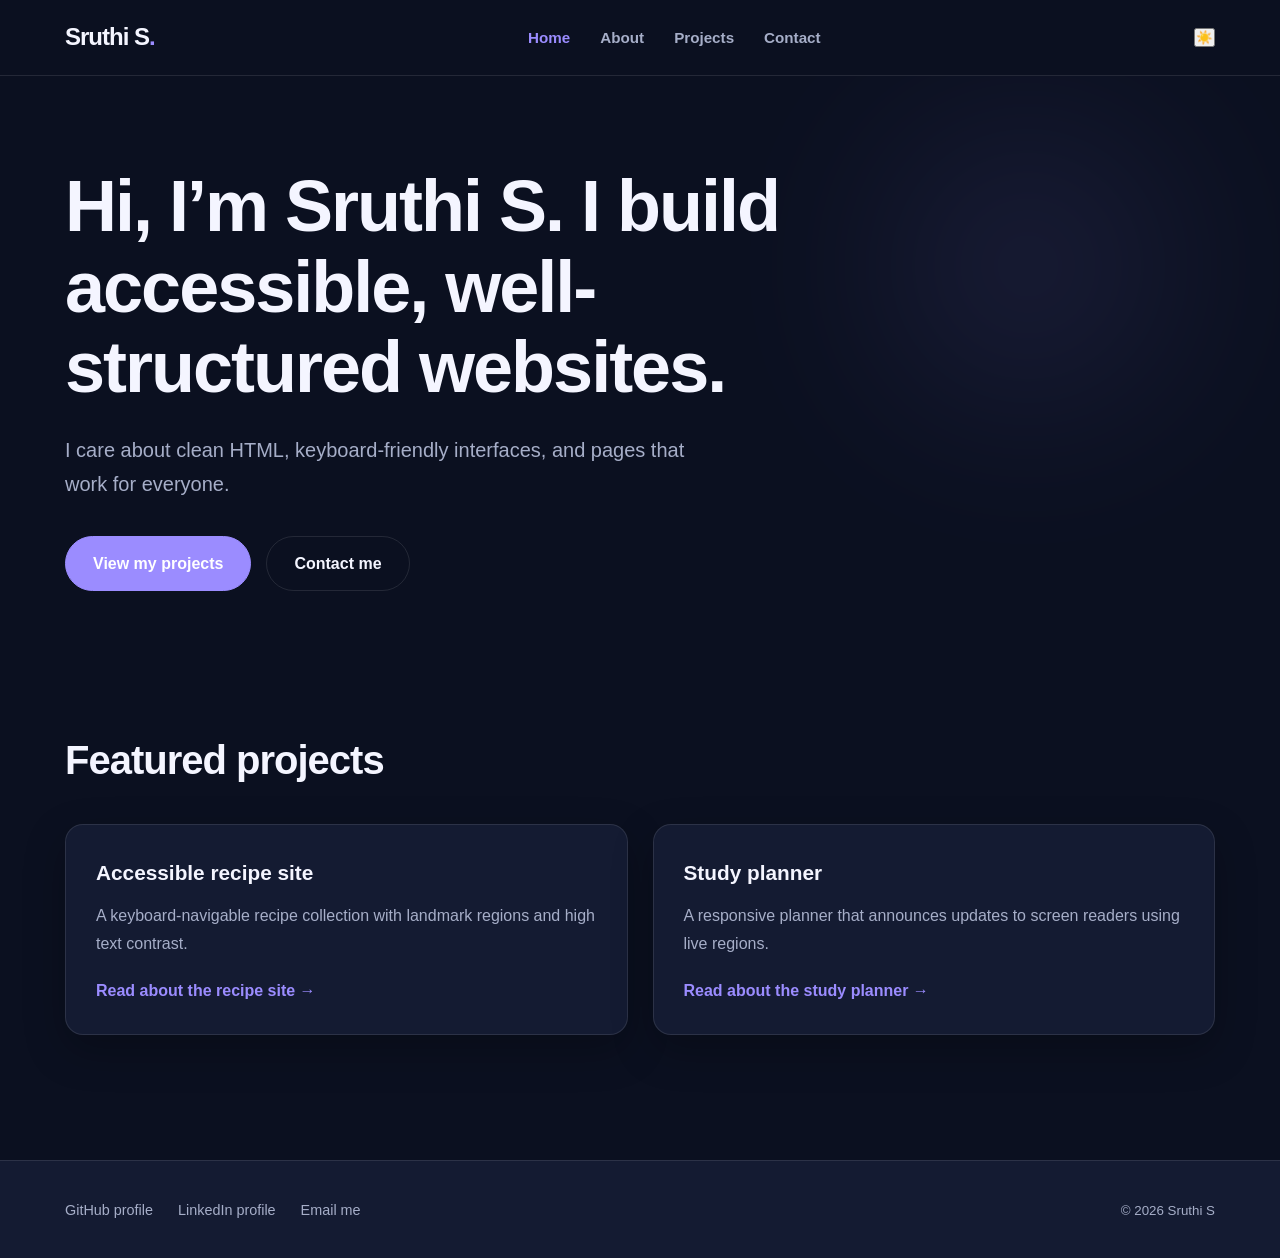
<file: index.html>
<!DOCTYPE html>
<html lang="en">
<head>
  <meta charset="utf-8">
  <meta name="viewport" content="width=device-width, initial-scale=1">
  <title>Sruthi S | Accessible Web Developer Portfolio</title>
  <meta name="description" content="Portfolio of Sruthi S, a web developer building accessible, semantic, SEO-friendly websites. Browse projects and get in touch.">
  <meta name="robots" content="index, follow">
  <link rel="canonical" href="https://www.example.com/">
  <link rel="icon" href="data:,">
  <link rel="stylesheet" href="styles.css">
  <meta property="og:type" content="website">
  <meta property="og:title" content="Sruthi S | Accessible Web Developer Portfolio">
  <meta property="og:description" content="Accessible, semantic websites and projects by Sruthi S.">
  <meta property="og:url" content="https://www.example.com/">
  <script type="application/ld+json">
  {"@context":"https://schema.org","@type":"Person","name":"Sruthi S","url":"https://www.example.com/","jobTitle":"Web developer"}
  </script>
</head>
<body>
  <a class="skip-link" href="#main">Skip to main content</a>

  <header class="site-header">
    <div class="wrap">
      <a class="brand" href="index.html">Sruthi S</a>
      <nav class="site-nav" aria-label="Main">
        <ul>
          <li><a href="index.html" aria-current="page">Home</a></li>
          <li><a href="about.html">About</a></li>
          <li><a href="projects.html">Projects</a></li>
          <li><a href="contact.html">Contact</a></li>
        </ul>
      </nav>
      <button id="theme-toggle" type="button"
        aria-label="Switch to light theme">
    ☀️
</button>
    </div>
  </header>

  <main id="main" tabindex="-1">
    <div class="wrap">
      <section class="hero" aria-labelledby="hero-title">
        <h1 id="hero-title">Hi, I’m Sruthi S. I build accessible, well-structured websites.</h1>
        <p class="lede">I care about clean HTML, keyboard-friendly interfaces, and pages that work for everyone.</p>
        <div class="actions">
          <a class="button" href="projects.html">View my projects</a>
          <a class="button secondary" href="contact.html">Contact me</a>
        </div>
      </section>

      <section aria-labelledby="featured-title">
        <h2 id="featured-title">Featured projects</h2>
        <ul class="grid">
          <li><article class="card" aria-labelledby="f1">
            <h3 id="f1">Accessible recipe site</h3>
            <p>A keyboard-navigable recipe collection with landmark regions and high text contrast.</p>
            <a href="projects.html#project-recipes">Read about the recipe site</a>
          </article></li>
          <li><article class="card" aria-labelledby="f2">
            <h3 id="f2">Study planner</h3>
            <p>A responsive planner that announces updates to screen readers using live regions.</p>
            <a href="projects.html#project-planner">Read about the study planner</a>
          </article></li>
        </ul>
      </section>
    </div>
  </main>

  <footer class="site-footer">
    <div class="wrap">
      <nav aria-label="Footer">
        <ul>
          <li><a href="https://github.com/25cj039-a11y">GitHub profile</a></li>
          <li><a href="https://www.linkedin.com/in/25cj039-a11y">LinkedIn profile</a></li>
          <li><a href="mailto:25cj039@skcet.ac.in">Email me</a></li>
        </ul>
      </nav>
      
      <p><small>&copy; <time datetime="2026">2026</time> Sruthi S</small></p>
    </div>
  </footer>
  <script>
const toggle = document.getElementById("theme-toggle");

// Load previously saved theme
const savedTheme = localStorage.getItem("theme");

if (savedTheme) {
    document.documentElement.setAttribute("data-theme", savedTheme);
}

// Update button appearance
function updateButton() {
    const current = document.documentElement.getAttribute("data-theme");

    const light = current === "light";

    toggle.textContent = light ? "🌙" : "☀️";

    toggle.setAttribute(
        "aria-label",
        light ? "Switch to dark theme" : "Switch to light theme"
    );
}

// Switch themes when clicked
toggle.addEventListener("click", () => {

    const current = document.documentElement.getAttribute("data-theme");

    const next = current === "light" ? "dark" : "light";

    document.documentElement.setAttribute("data-theme", next);

    localStorage.setItem("theme", next);

    updateButton();
});

updateButton();
</script>
</body>
</html>
</file>
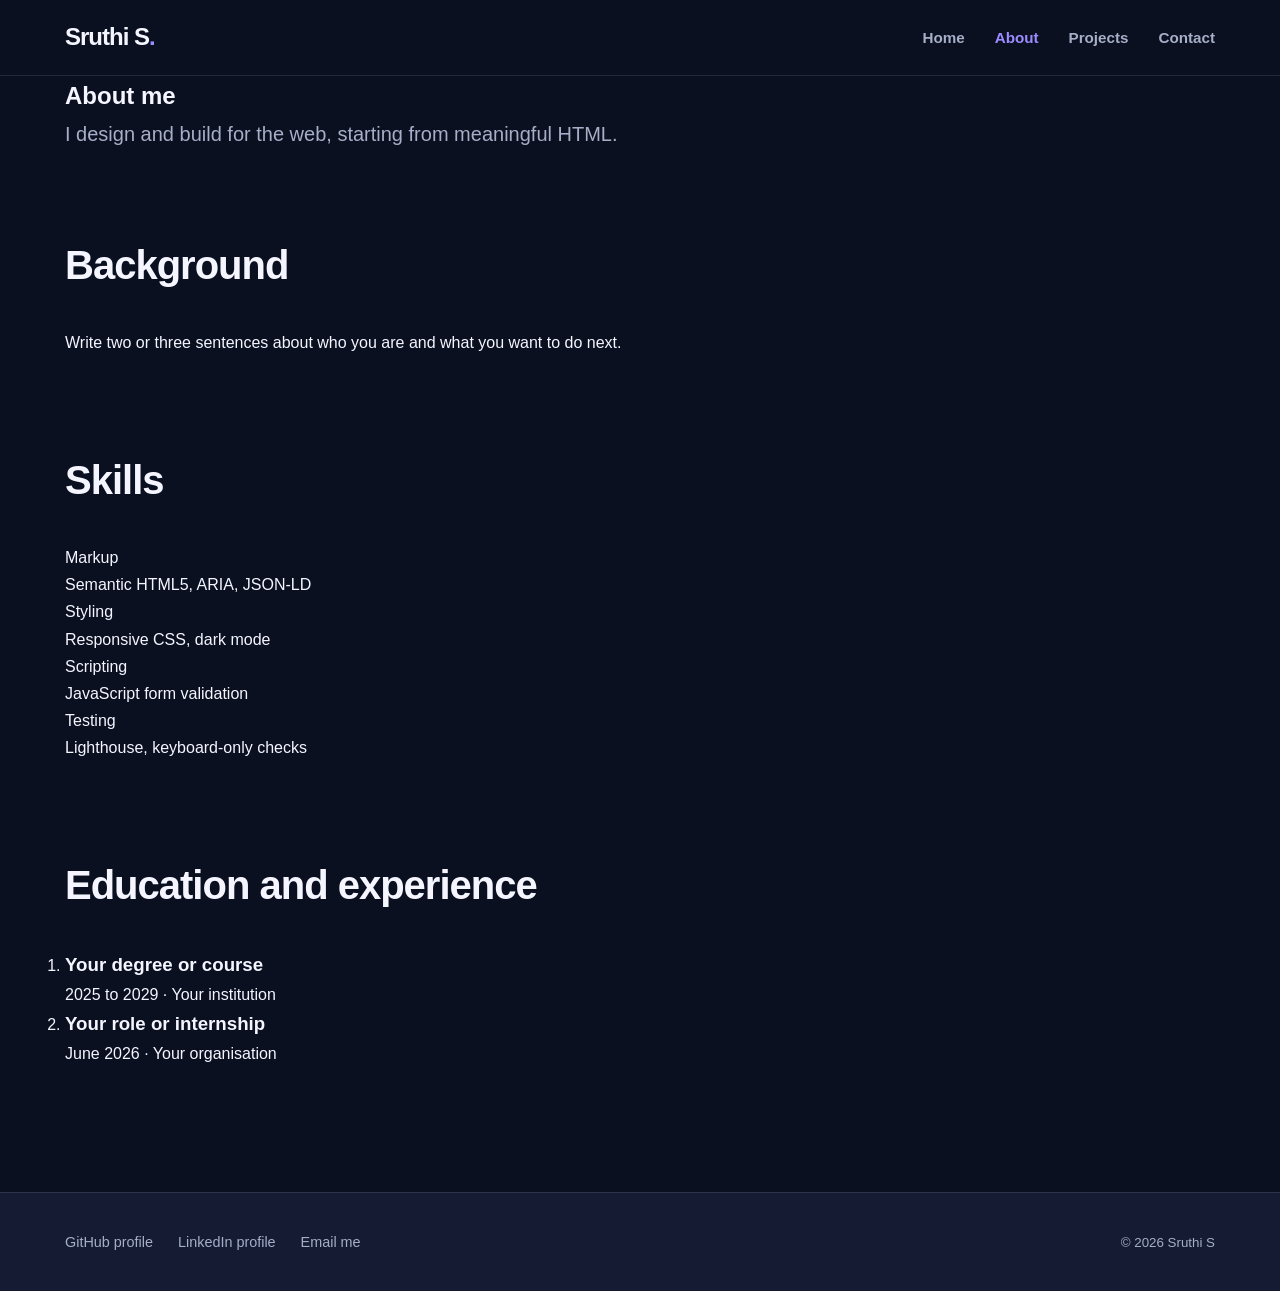
<file: about.html>
<!DOCTYPE html>
<html lang="en">
<head>
  <meta charset="utf-8">
  <meta name="viewport" content="width=device-width, initial-scale=1">
  <title>About Sruthi S | Web Developer</title>
  <meta name="description" content="Learn about Sruthi S: background, skills in semantic HTML, CSS and accessibility, plus education and experience.">
  <meta name="robots" content="index, follow">
  <link rel="canonical" href="https://www.example.com/about.html">
  <link rel="icon" href="data:,">
  <link rel="stylesheet" href="styles.css">
  <meta property="og:type" content="website">
  <meta property="og:title" content="About Sruthi S | Web Developer">
  <meta property="og:description" content="Background, skills and experience of Sruthi S.">
  <meta property="og:url" content="https://www.example.com/about.html">
</head>
<body>
  <a class="skip-link" href="#main">Skip to main content</a>

  <header class="site-header">
    <div class="wrap">
      <a class="brand" href="index.html">Sruthi S</a>
      <nav class="site-nav" aria-label="Main">
        <ul>
          <li><a href="index.html">Home</a></li>
          <li><a href="about.html" aria-current="page">About</a></li>
          <li><a href="projects.html">Projects</a></li>
          <li><a href="contact.html">Contact</a></li>
        </ul>
      </nav>
    </div>
  </header>

  <main id="main" tabindex="-1">
    <div class="wrap">
      <article aria-labelledby="about-title">
        <header>
          <h1 id="about-title">About me</h1>
          <p class="lede">I design and build for the web, starting from meaningful HTML.</p>
        </header>

        <section aria-labelledby="bio-title">
          <h2 id="bio-title">Background</h2>
          <p>Write two or three sentences about who you are and what you want to do next.</p>
        </section>

        <section aria-labelledby="skills-title">
          <h2 id="skills-title">Skills</h2>
          <dl class="skills">
            <dt>Markup</dt><dd>Semantic HTML5, ARIA, JSON-LD</dd>
            <dt>Styling</dt><dd>Responsive CSS, dark mode</dd>
            <dt>Scripting</dt><dd>JavaScript form validation</dd>
            <dt>Testing</dt><dd>Lighthouse, keyboard-only checks</dd>
          </dl>
        </section>

        <section aria-labelledby="timeline-title">
          <h2 id="timeline-title">Education and experience</h2>
          <ol class="timeline">
            <li>
              <h3>Your degree or course</h3>
              <p><time datetime="2025">2025</time> to <time datetime="2029">2029</time> · Your institution</p>
            </li>
            <li>
              <h3>Your role or internship</h3>
              <p><time datetime="2026-06">June 2026</time> · Your organisation</p>
            </li>
          </ol>
        </section>
      </article>
    </div>
  </main>

  <footer class="site-footer">
    <div class="wrap">
      <nav aria-label="Footer">
        <ul>
          <li><a href="https://github.com/25cj039-a11y">GitHub profile</a></li>
          <li><a href="https://www.linkedin.com/in/25cj039-a11y">LinkedIn profile</a></li>
          <li><a href="mailto:25cj039@skcet.ac.in">Email me</a></li>
        </ul>
      </nav>
      <p><small>&copy; <time datetime="2026">2026</time> Sruthi S</small></p>
    </div>
  </footer>
</body>
</html>
</file>
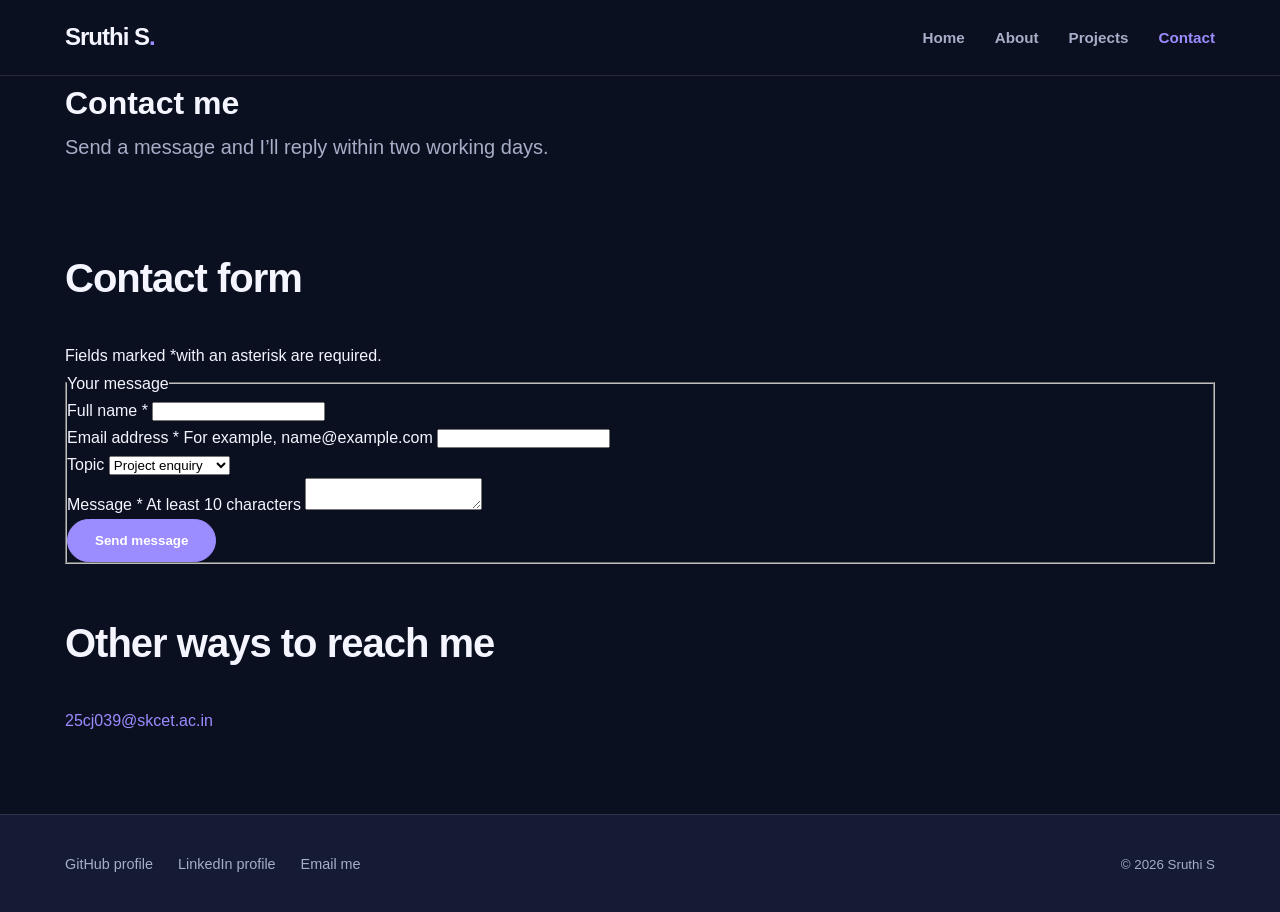
<file: contact.html>
<!DOCTYPE html>
<html lang="en">
<head>
  <meta charset="utf-8">
  <meta name="viewport" content="width=device-width, initial-scale=1">
  <title>Contact | Sruthi S</title>
  <meta name="description" content="Contact Sruthi S about projects, internships or collaboration using this accessible, keyboard-friendly form.">
  <meta name="robots" content="index, follow">
  <link rel="canonical" href="https://www.example.com/contact.html">
  <link rel="icon" href="data:,">
  <link rel="stylesheet" href="styles.css">
  <meta property="og:type" content="website">
  <meta property="og:title" content="Contact | Sruthi S">
  <meta property="og:description" content="Get in touch with Sruthi S.">
  <meta property="og:url" content="https://www.example.com/contact.html">
</head>
<body>
  <a class="skip-link" href="#main">Skip to main content</a>

  <header class="site-header">
    <div class="wrap">
      <a class="brand" href="index.html">Sruthi S</a>
      <nav class="site-nav" aria-label="Main">
        <ul>
          <li><a href="index.html">Home</a></li>
          <li><a href="about.html">About</a></li>
          <li><a href="projects.html">Projects</a></li>
          <li><a href="contact.html" aria-current="page">Contact</a></li>
        </ul>
      </nav>
    </div>
  </header>

  <main id="main" tabindex="-1">
    <div class="wrap">
      <header>
        <h1>Contact me</h1>
        <p class="lede">Send a message and I’ll reply within two working days.</p>
      </header>

      <section aria-labelledby="form-title">
        <h2 id="form-title" class="visually-hidden">Contact form</h2>
        <form id="contact-form" action="https://formspree.io/f/your-form-id" method="post" novalidate aria-describedby="form-note">
          <p id="form-note">Fields marked <span aria-hidden="true">*</span><span class="visually-hidden">with an asterisk</span> are required.</p>
          <fieldset>
            <legend>Your message</legend>

            <div class="field">
              <label for="name">Full name <span aria-hidden="true">*</span></label>
              <input id="name" name="name" type="text" autocomplete="name" required aria-describedby="name-error">
              <p class="error" id="name-error"></p>
            </div>

            <div class="field">
              <label for="email">Email address <span aria-hidden="true">*</span>
                <span class="hint">For example, name@example.com</span></label>
              <input id="email" name="email" type="email" autocomplete="email" required aria-describedby="email-error">
              <p class="error" id="email-error"></p>
            </div>

            <div class="field">
              <label for="topic">Topic</label>
              <select id="topic" name="topic">
                <option value="project">Project enquiry</option>
                <option value="job">Job or internship</option>
                <option value="other">Something else</option>
              </select>
            </div>

            <div class="field">
              <label for="message">Message <span aria-hidden="true">*</span>
                <span class="hint">At least 10 characters</span></label>
              <textarea id="message" name="message" required minlength="10" aria-describedby="message-error"></textarea>
              <p class="error" id="message-error"></p>
            </div>

            <button class="button" type="submit">Send message</button>
          </fieldset>
          <div class="status" id="form-status" role="status" aria-live="polite"></div>
        </form>
      </section>

      <aside aria-labelledby="other-title">
        <h2 id="other-title">Other ways to reach me</h2>
        <ul><li><a href="mailto:25cj039@skcet.ac.in">25cj039@skcet.ac.in</a></li></ul>
      </aside>
    </div>
  </main>

  <footer class="site-footer">
    <div class="wrap">
      <nav aria-label="Footer">
        <ul>
          <li><a href="https://github.com/25cj039-a11y">GitHub profile</a></li>
          <li><a href="https://www.linkedin.com/in/25cj039-a11y">LinkedIn profile</a></li>
          <li><a href="mailto:25cj039@skcet.ac.in">Email me</a></li>
        </ul>
      </nav>
      <p><small>&copy; <time datetime="2026">2026</time> Sruthi S</small></p>
    </div>
  </footer>

  <script src="script.js" defer></script>
</body>
</html>
</file>
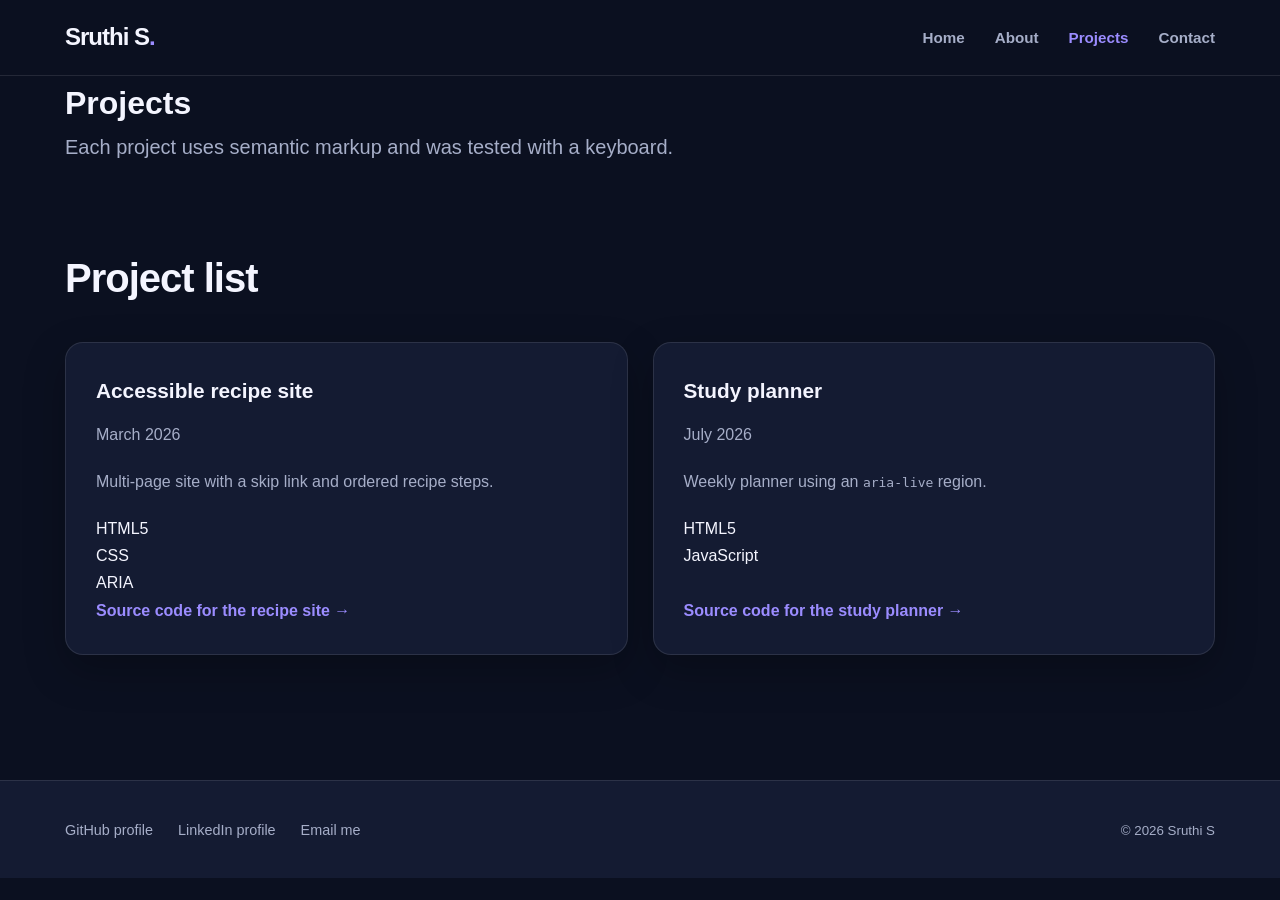
<file: projects.html>
<!DOCTYPE html>
<html lang="en">
<head>
  <meta charset="utf-8">
  <meta name="viewport" content="width=device-width, initial-scale=1">
  <title>Projects | Sruthi S</title>
  <meta name="description" content="Selected web projects by Sruthi S, each built with semantic HTML5, ARIA, and tested for WCAG accessibility.">
  <meta name="robots" content="index, follow">
  <link rel="canonical" href="https://www.example.com/projects.html">
  <link rel="icon" href="data:,">
  <link rel="stylesheet" href="styles.css">
  <meta property="og:type" content="website">
  <meta property="og:title" content="Projects | Sruthi S">
  <meta property="og:description" content="Accessible web projects by Sruthi S.">
  <meta property="og:url" content="https://www.example.com/projects.html">
</head>
<body>
  <a class="skip-link" href="#main">Skip to main content</a>

  <header class="site-header">
    <div class="wrap">
      <a class="brand" href="index.html">Sruthi S</a>
      <nav class="site-nav" aria-label="Main">
        <ul>
          <li><a href="index.html">Home</a></li>
          <li><a href="about.html">About</a></li>
          <li><a href="projects.html" aria-current="page">Projects</a></li>
          <li><a href="contact.html">Contact</a></li>
        </ul>
      </nav>
    </div>
  </header>

  <main id="main" tabindex="-1">
    <div class="wrap">
      <header>
        <h1>Projects</h1>
        <p class="lede">Each project uses semantic markup and was tested with a keyboard.</p>
      </header>

      <section aria-labelledby="work-title">
        <h2 id="work-title" class="visually-hidden">Project list</h2>
        <ul class="grid">
          <li><article class="card" id="project-recipes" aria-labelledby="p1">
            <h3 id="p1">Accessible recipe site</h3>
            <p><time datetime="2026-03">March 2026</time></p>
            <p>Multi-page site with a skip link and ordered recipe steps.</p>
            <ul class="tags" aria-label="Technologies used"><li>HTML5</li><li>CSS</li><li>ARIA</li></ul>
            <a href="https://github.com/25cj039-a11y/recipes">Source code for the recipe site</a>
          </article></li>
          <li><article class="card" id="project-planner" aria-labelledby="p2">
            <h3 id="p2">Study planner</h3>
            <p><time datetime="2026-07">July 2026</time></p>
            <p>Weekly planner using an <code>aria-live</code> region.</p>
            <ul class="tags" aria-label="Technologies used"><li>HTML5</li><li>JavaScript</li></ul>
            <a href="https://github.com/25cj039-a11y/planner">Source code for the study planner</a>
          </article></li>
        </ul>
      </section>
    </div>
  </main>

  <footer class="site-footer">
    <div class="wrap">
      <nav aria-label="Footer">
        <ul>
          <li><a href="https://github.com/25cj039-a11y">GitHub profile</a></li>
          <li><a href="https://www.linkedin.com/in/25cj039-a11y">LinkedIn profile</a></li>
          <li><a href="mailto:25cj039@skcet.ac.in">Email me</a></li>
        </ul>
      </nav>
      <p><small>&copy; <time datetime="2026">2026</time> Sruthi S</small></p>
    </div>
  </footer>
</body>
</html>
</file>
<file: styles.css>
/* 1. CSS VARIABLES */

:root {
    --bg: #0b1020;
    --surface: #141b32;
    --surface-light: #1c2642;

    --text: #f4f5ff;
    --muted: #a6aec8;

    --primary: #9b8cff;
    --secondary: #55d6be;

    --border: rgba(255, 255, 255, 0.1);

    --shadow: 0 15px 40px rgba(0, 0, 0, 0.25);

    --radius: 18px;
    --transition: 0.3s ease;

    --max-width: 1150px;
}


/* 2. LIGHT THEME */

[data-theme="light"] {
    --bg: #f5f6ff;
    --surface: #ffffff;
    --surface-light: #eceeff;

    --text: #171b32;
    --muted: #626982;

    --primary: #6853d9;
    --secondary: #008f78;

    --border: rgba(0, 0, 0, 0.1);

    --shadow: 0 15px 40px rgba(30, 30, 60, 0.08);
}


/* 3. GLOBAL RESET */

* {
    margin: 0;
    padding: 0;
    box-sizing: border-box;
}


/* 4. BODY STYLING */

html {
    scroll-behavior: smooth;
}

body {
    font-family: 'Segoe UI', sans-serif;
    background: var(--bg);
    color: var(--text);
    line-height: 1.7;

    transition: background var(--transition),
                color var(--transition);
}


/* 5. COMMON ELEMENTS */

a {
    color: var(--primary);
    text-decoration: none;
    transition: var(--transition);
}

a:hover {
    color: var(--secondary);
}

ul {
    list-style: none;
}

.wrap {
    width: min(90%, var(--max-width));
    margin-inline: auto;
}
/* 6. ACCESSIBILITY */

.skip-link {
    position: absolute;
    top: -100px;
    left: 15px;
    background: var(--primary);
    color: white;
    padding: 12px 20px;
    border-radius: 8px;
    z-index: 1000;
}

.skip-link:focus {
    top: 15px;
}

:focus-visible {
    outline: 3px solid var(--secondary);
    outline-offset: 4px;
}


/* 7. HEADER */

.site-header {
    position: sticky;
    top: 0;
    z-index: 100;

    background: var(--bg);
    border-bottom: 1px solid var(--border);
}

.site-header .wrap {
    min-height: 75px;

    display: flex;
    align-items: center;
    justify-content: space-between;

    gap: 20px;
}


/* 8. BRAND NAME */

.brand {
    font-size: 1.5rem;
    font-weight: 800;
    color: var(--text);
    letter-spacing: -1px;
}

.brand::after {
    content: ".";
    color: var(--primary);
}


/* 9. NAVIGATION */

.site-nav ul {
    display: flex;
    align-items: center;
    gap: 30px;
}

.site-nav a {
    color: var(--muted);
    font-weight: 600;
    font-size: 0.95rem;
}

.site-nav a:hover,
.site-nav a[aria-current="page"] {
    color: var(--primary);
}
/* 10. HERO SECTION */

.hero {
    min-height: 520px;

    display: flex;
    flex-direction: column;
    justify-content: center;
    align-items: flex-start;

    padding-block: 90px;

    position: relative;
}

.hero::before {
    content: "";

    position: absolute;
    top: 60px;
    right: 5%;

    width: 260px;
    height: 260px;

    background: var(--primary);
    opacity: 0.12;

    filter: blur(100px);
    border-radius: 50%;

    pointer-events: none;
}


/* HERO HEADING */

.hero h1 {
    max-width: 850px;

    font-size: clamp(2.4rem, 6vw, 4.5rem);

    line-height: 1.12;
    letter-spacing: -2px;

    font-weight: 800;

    margin-bottom: 25px;
}


/* HERO DESCRIPTION */

.lede {
    max-width: 650px;

    color: var(--muted);

    font-size: clamp(1rem, 2vw, 1.25rem);

    margin-bottom: 35px;
}/* 10. HERO SECTION */

.hero {
    min-height: 520px;

    display: flex;
    flex-direction: column;
    justify-content: center;
    align-items: flex-start;

    padding-block: 90px;

    position: relative;
}

.hero::before {
    content: "";

    position: absolute;
    top: 60px;
    right: 5%;

    width: 260px;
    height: 260px;

    background: var(--primary);
    opacity: 0.12;

    filter: blur(100px);
    border-radius: 50%;

    pointer-events: none;
}


/* HERO HEADING */

.hero h1 {
    max-width: 850px;

    font-size: clamp(2.4rem, 6vw, 4.5rem);

    line-height: 1.12;
    letter-spacing: -2px;

    font-weight: 800;

    margin-bottom: 25px;
}


/* HERO DESCRIPTION */

.lede {
    max-width: 650px;

    color: var(--muted);

    font-size: clamp(1rem, 2vw, 1.25rem);

    margin-bottom: 35px;
}/* 10. HERO SECTION */

.hero {
    min-height: 520px;

    display: flex;
    flex-direction: column;
    justify-content: center;
    align-items: flex-start;

    padding-block: 90px;

    position: relative;
}

.hero::before {
    content: "";

    position: absolute;
    top: 60px;
    right: 5%;

    width: 260px;
    height: 260px;

    background: var(--primary);
    opacity: 0.12;

    filter: blur(100px);
    border-radius: 50%;

    pointer-events: none;
}


/* HERO HEADING */

.hero h1 {
    max-width: 850px;

    font-size: clamp(2.4rem, 6vw, 4.5rem);

    line-height: 1.12;
    letter-spacing: -2px;

    font-weight: 800;

    margin-bottom: 25px;
}


/* HERO DESCRIPTION */

.lede {
    max-width: 650px;

    color: var(--muted);

    font-size: clamp(1rem, 2vw, 1.25rem);

    margin-bottom: 35px;
}
/* 11. BUTTON CONTAINER */

.actions {
    display: flex;
    flex-wrap: wrap;
    gap: 15px;
}


/* 12. PRIMARY BUTTON */

.button {
    display: inline-flex;
    justify-content: center;
    align-items: center;

    padding: 13px 27px;

    border-radius: 50px;

    background: var(--primary);
    color: white;

    font-weight: 700;

    border: 1px solid var(--primary);

    transition: transform var(--transition),
                box-shadow var(--transition);
}


/* BUTTON HOVER EFFECT */

.button:hover {
    color: white;
    transform: translateY(-4px);

    box-shadow: 0 10px 25px rgba(120, 100, 255, 0.3);
}


/* SECONDARY BUTTON */

.button.secondary {
    background: transparent;
    color: var(--text);
    border-color: var(--border);
}

.button.secondary:hover {
    background: var(--surface);
    border-color: var(--primary);
}/* 11. BUTTON CONTAINER */

.actions {
    display: flex;
    flex-wrap: wrap;
    gap: 15px;
}


/* 12. PRIMARY BUTTON */

.button {
    display: inline-flex;
    justify-content: center;
    align-items: center;

    padding: 13px 27px;

    border-radius: 50px;

    background: var(--primary);
    color: white;

    font-weight: 700;

    border: 1px solid var(--primary);

    transition: transform var(--transition),
                box-shadow var(--transition);
}


/* BUTTON HOVER EFFECT */

.button:hover {
    color: white;
    transform: translateY(-4px);

    box-shadow: 0 10px 25px rgba(120, 100, 255, 0.3);
}


/* SECONDARY BUTTON */

.button.secondary {
    background: transparent;
    color: var(--text);
    border-color: var(--border);
}

.button.secondary:hover {
    background: var(--surface);
    border-color: var(--primary);
}
/* 13. PROJECT SECTION */

main section:not(.hero) {
    padding-block: 45px;
}

main h2 {
    font-size: clamp(1.8rem, 4vw, 2.5rem);
    margin-bottom: 30px;
    letter-spacing: -1px;
}


/* 14. CSS GRID LAYOUT */

.grid {
    display: grid;

    grid-template-columns: repeat(2, minmax(0, 1fr));

    gap: 25px;
}


/* 15. PROJECT CARDS */

.card {
    height: 100%;

    padding: 30px;

    background: var(--surface);

    border: 1px solid var(--border);
    border-radius: var(--radius);

    box-shadow: var(--shadow);

    display: flex;
    flex-direction: column;

    transition: transform var(--transition),
                border-color var(--transition),
                background var(--transition);
}


/* CARD HOVER EFFECT */

.card:hover {
    transform: translateY(-8px);
    border-color: var(--primary);
}


/* CARD HEADING */

.card h3 {
    font-size: 1.3rem;
    margin-bottom: 12px;
}


/* CARD DESCRIPTION */

.card p {
    color: var(--muted);
    margin-bottom: 20px;
}


/* CARD LINK */

.card a {
    font-weight: 700;
    margin-top: auto;
}

.card a::after {
    content: " →";
}
/* 16. FOOTER */

.site-footer {
    margin-top: 80px;

    padding-block: 35px;

    background: var(--surface);

    border-top: 1px solid var(--border);
}

.site-footer .wrap {
    display: flex;
    justify-content: space-between;
    align-items: center;

    flex-wrap: wrap;
    gap: 20px;
}


/* FOOTER NAVIGATION */

.site-footer ul {
    display: flex;
    flex-wrap: wrap;
    gap: 25px;
}

.site-footer a {
    color: var(--muted);
    font-size: 0.9rem;
}

.site-footer a:hover {
    color: var(--primary);
}


/* COPYRIGHT */

.site-footer small {
    color: var(--muted);
}
/* 17. TABLET RESPONSIVENESS */

@media (max-width: 768px) {

    /* Header */

    .site-header .wrap {
        flex-direction: column;
        justify-content: center;
        padding-block: 15px;
    }

    .site-nav ul {
        gap: 20px;
        flex-wrap: wrap;
        justify-content: center;
    }

    /* Hero */

    .hero {
        min-height: 430px;
        padding-block: 65px;
    }

    .hero h1 {
        letter-spacing: -1px;
    }

    /* Projects */

    .grid {
        grid-template-columns: 1fr;
    }

    /* Footer */

    .site-footer .wrap {
        flex-direction: column;
        text-align: center;
    }
}
/* 18. MOBILE RESPONSIVENESS */

@media (max-width: 480px) {

    .wrap {
        width: 88%;
    }

    .site-header .wrap {
        gap: 12px;
    }

    .brand {
        font-size: 1.3rem;
    }

    .site-nav ul {
        gap: 14px;
    }

    .site-nav a {
        font-size: 0.85rem;
    }

    .hero {
        min-height: 400px;
        padding-block: 55px;
    }

    .hero h1 {
        font-size: 2.3rem;
    }

    .actions {
        width: 100%;
        flex-direction: column;
    }

    .button {
        width: 100%;
    }

    .card {
        padding: 23px;
    }

    .site-footer ul {
        justify-content: center;
        gap: 15px;
    }
}
/* 19. REDUCED MOTION ACCESSIBILITY */

@media (prefers-reduced-motion: reduce) {

    *,
    *::before,
    *::after {
        scroll-behavior: auto !important;
        animation-duration: 0.01ms !important;
        transition-duration: 0.01ms !important;
    }

}
</file>
